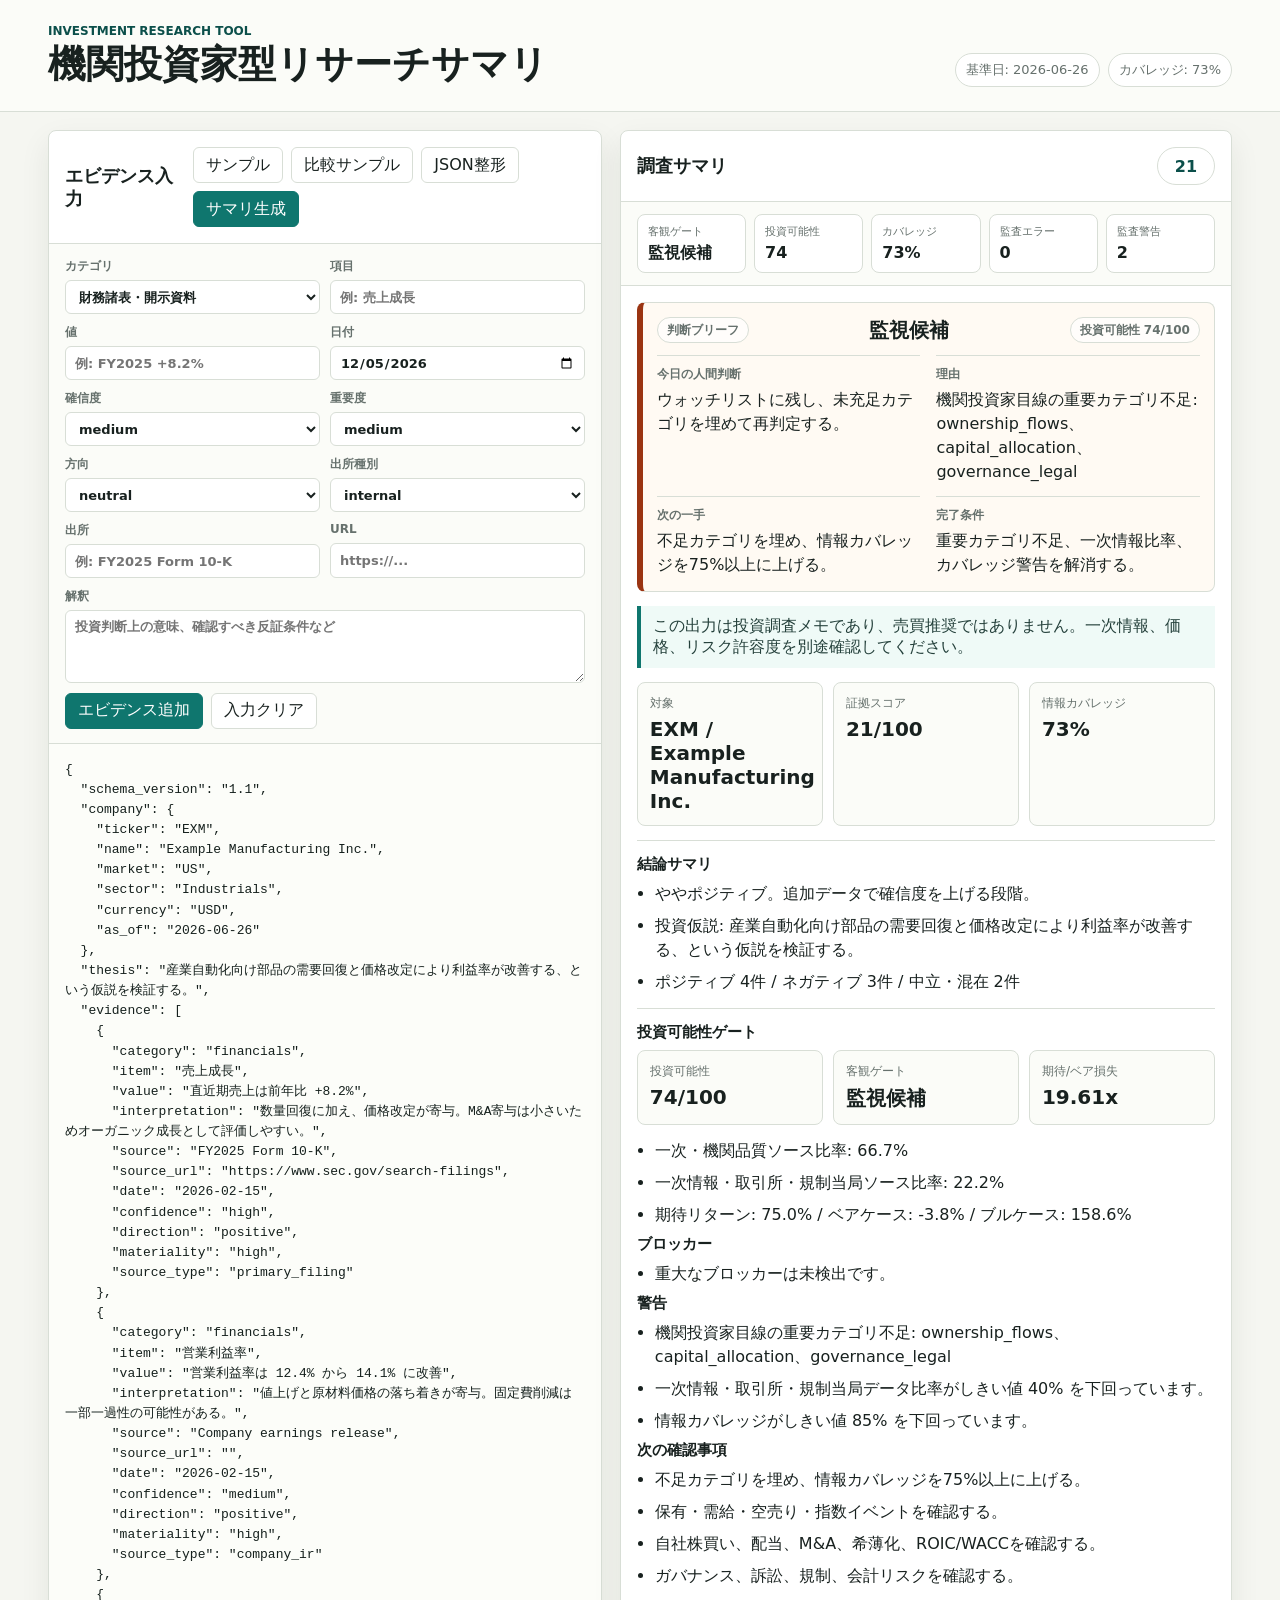
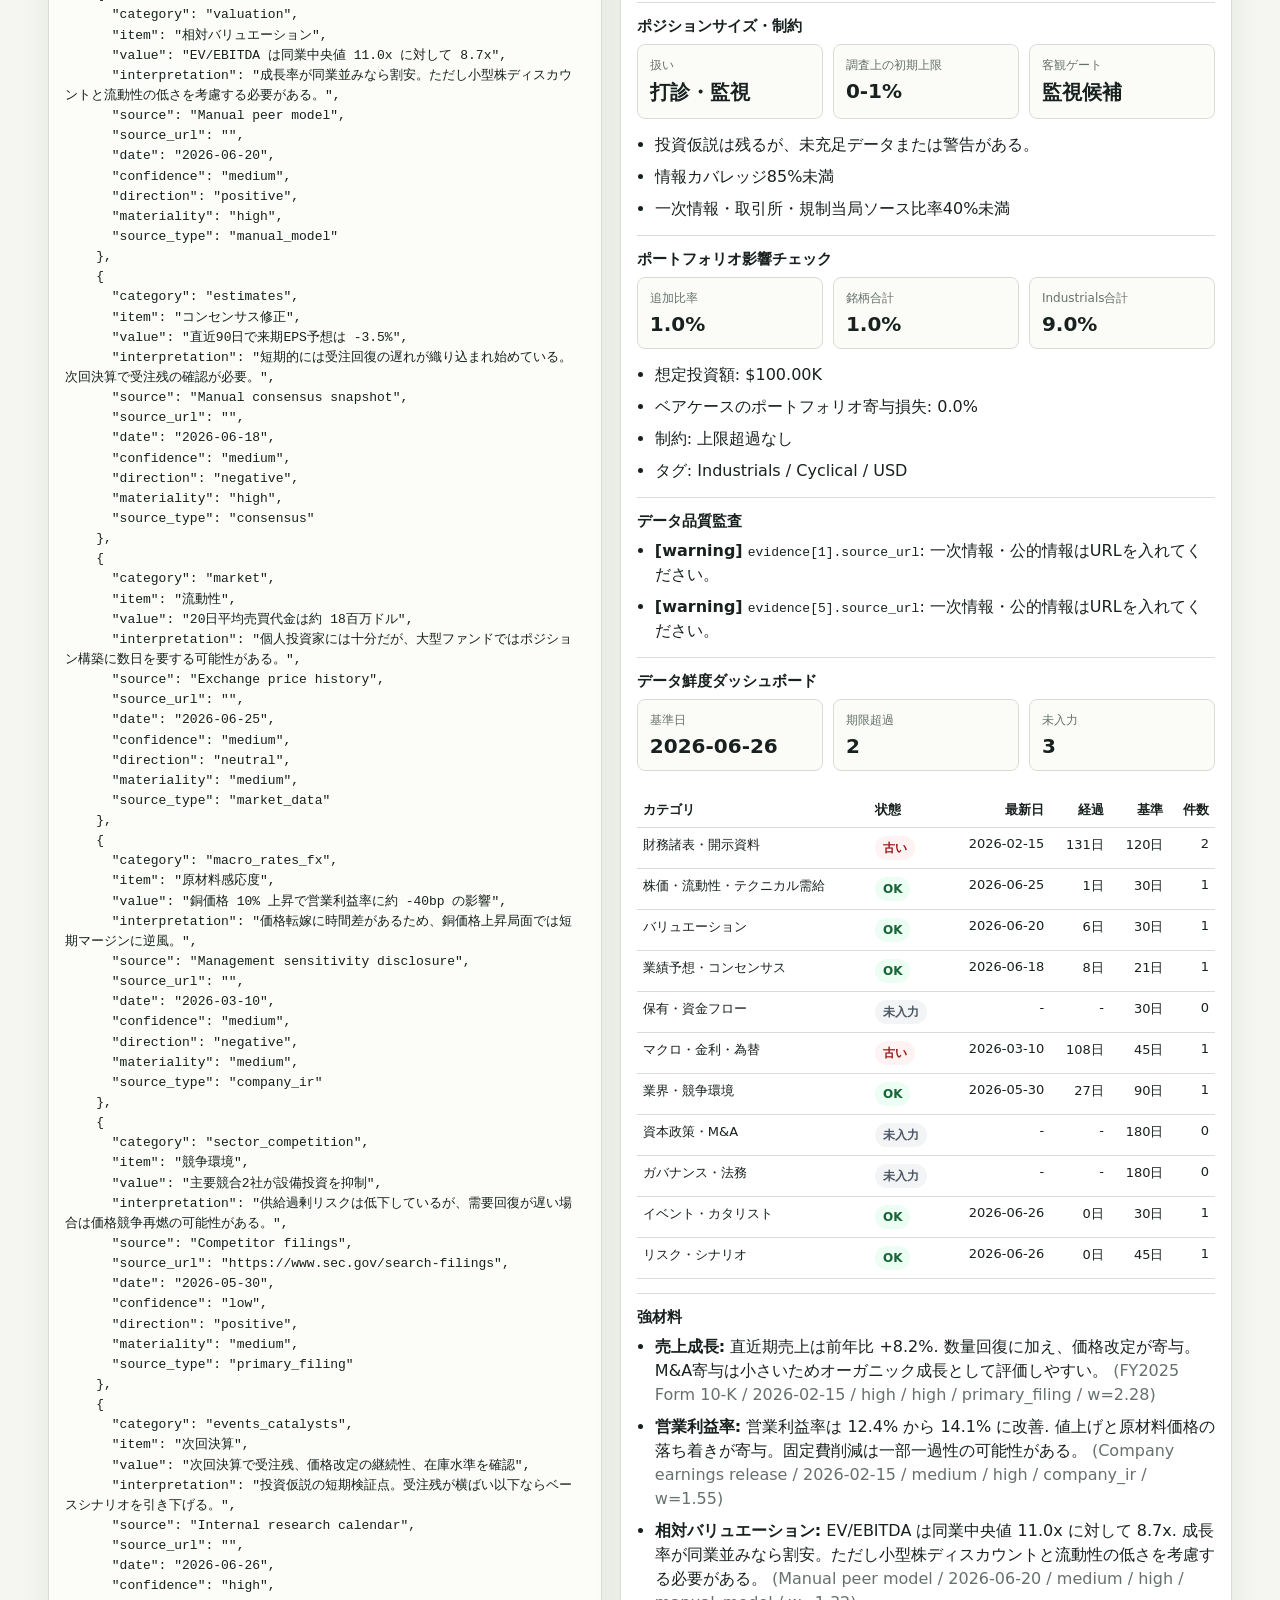
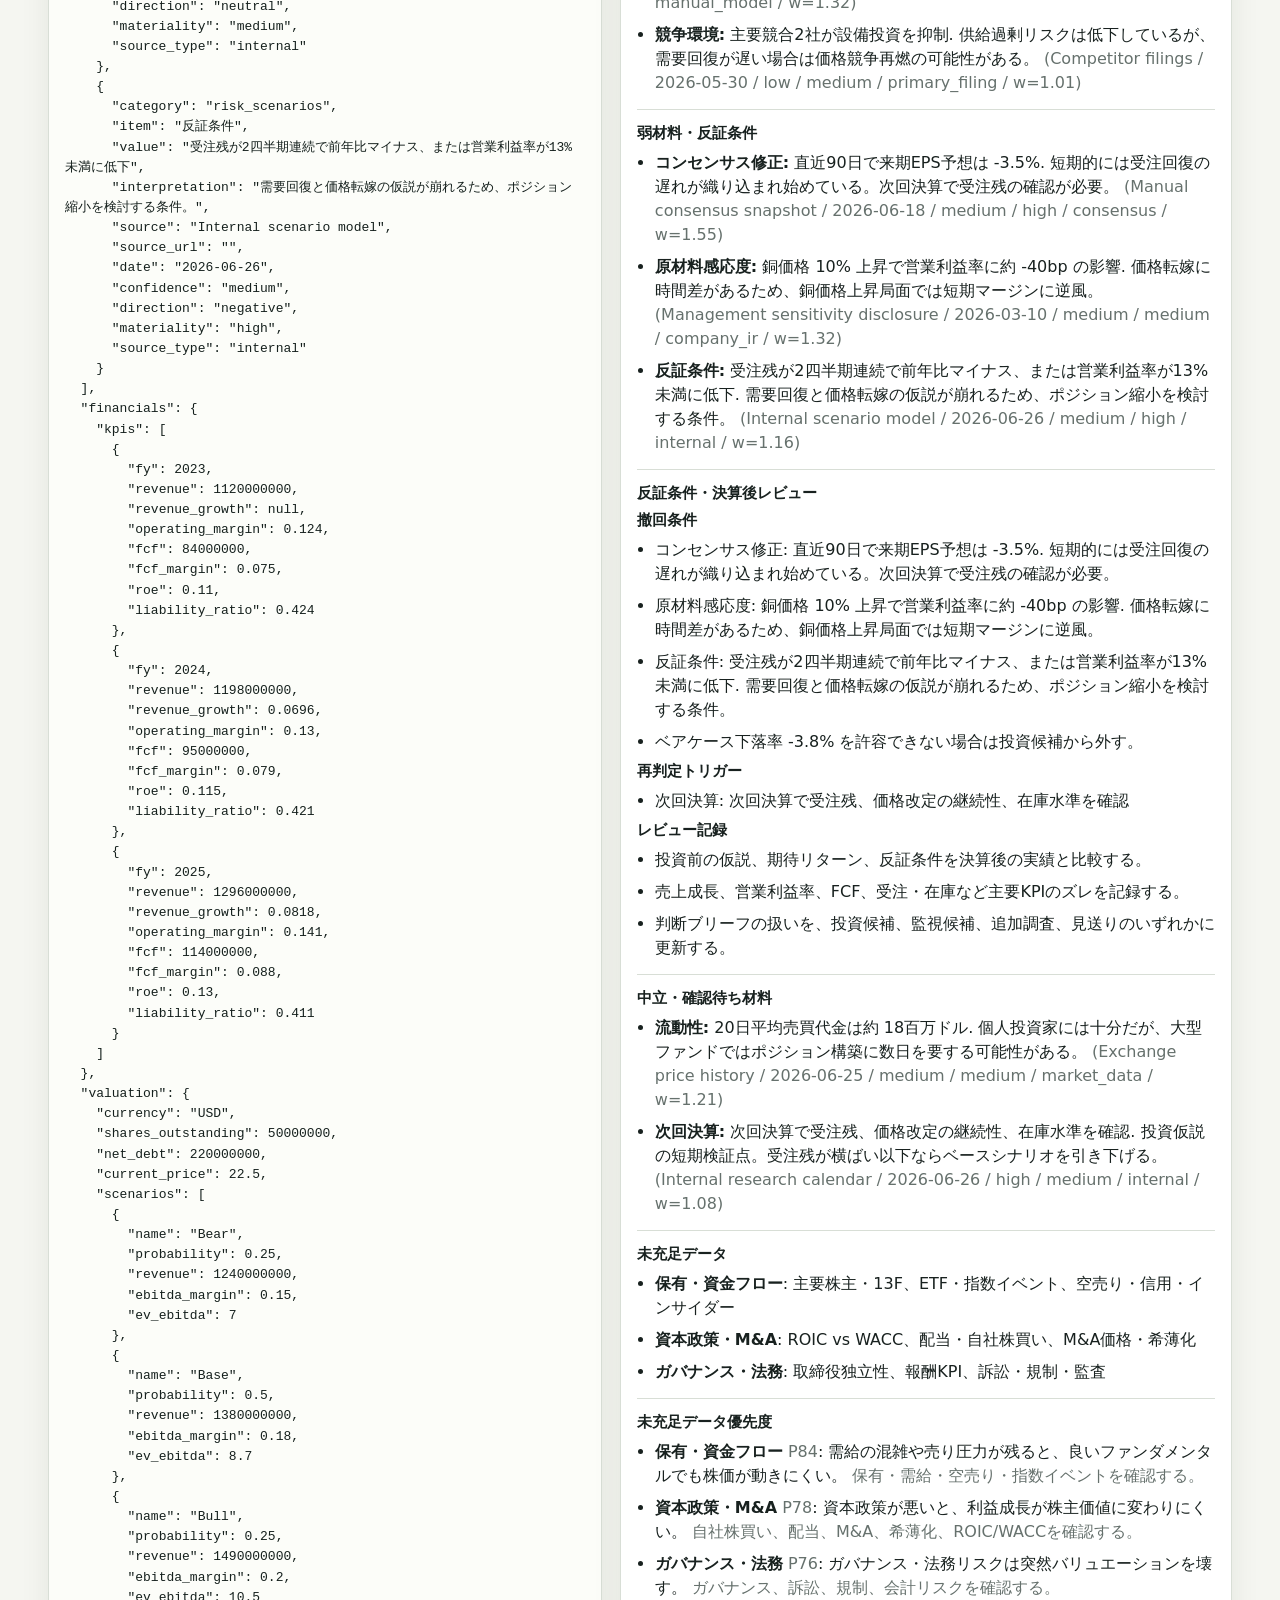
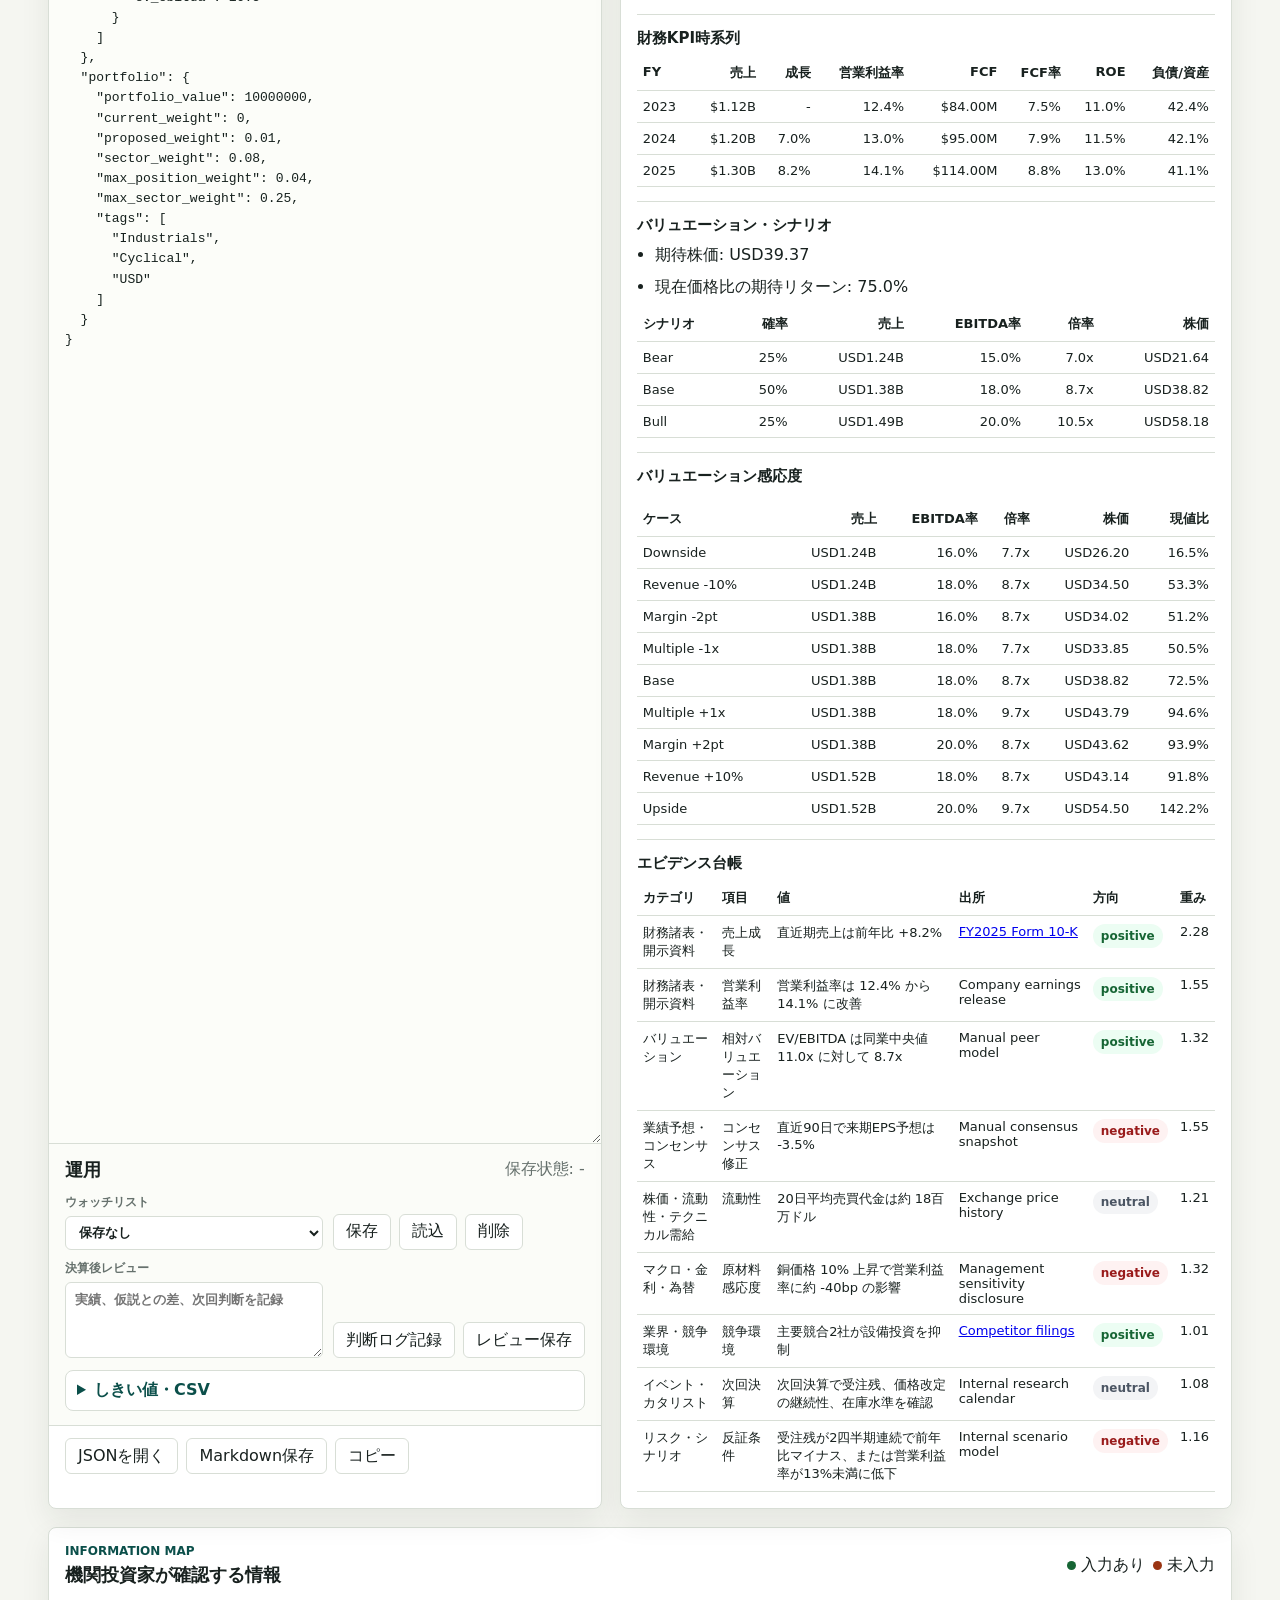
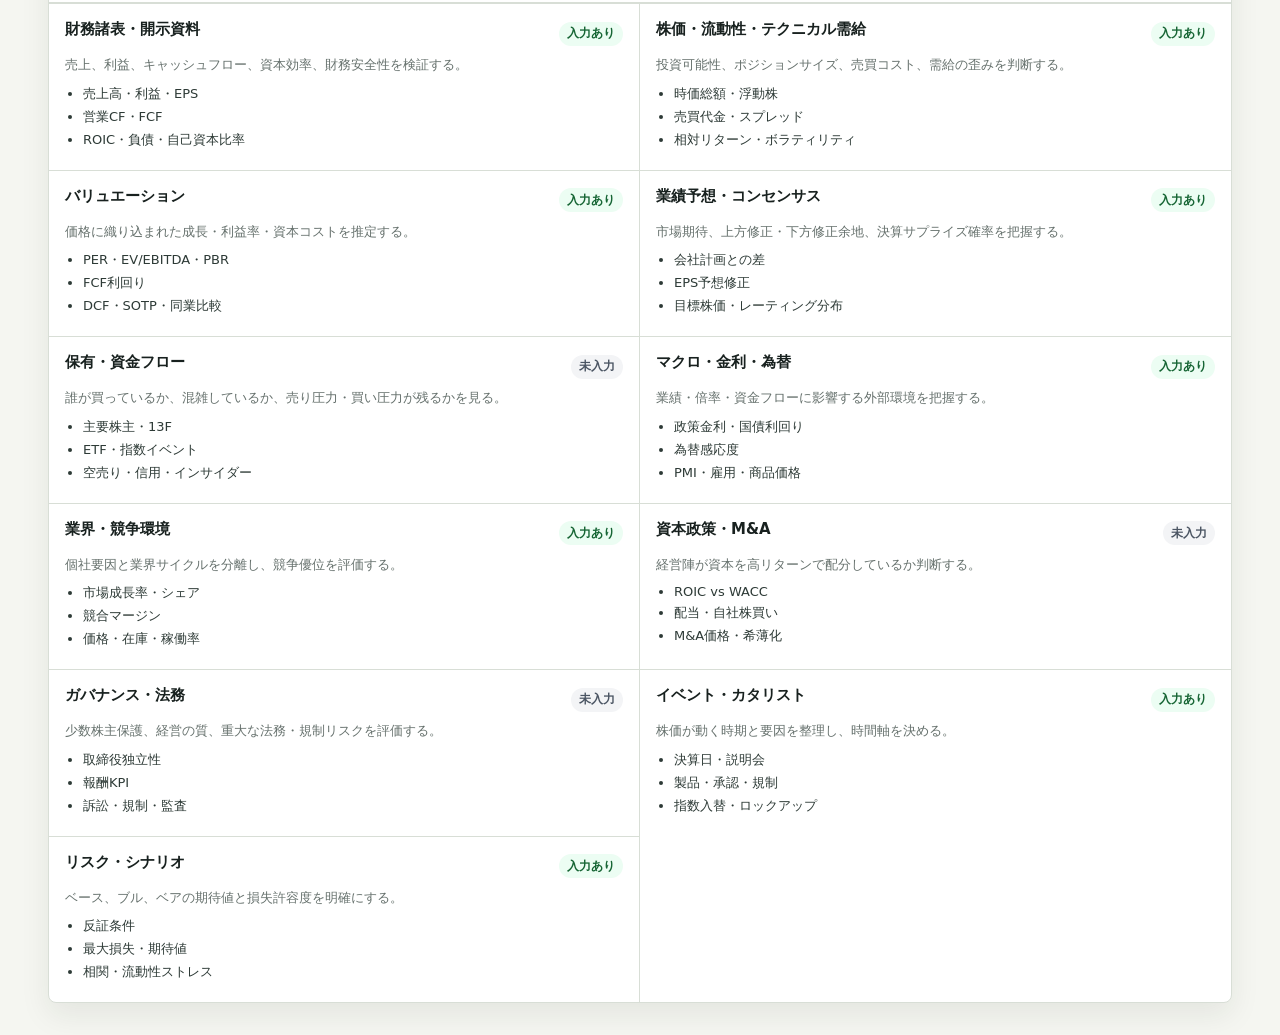
<file: index.html>
<!doctype html>
<html lang="ja">
  <head>
    <meta charset="utf-8" />
    <meta name="viewport" content="width=device-width, initial-scale=1" />
    <meta http-equiv="refresh" content="0; url=./dashboard/" />
    <title>Investment Research Summarizer</title>
  </head>
  <body>
    <p><a href="./dashboard/">Investment Research Summarizer を開く</a></p>
    <script>
      window.location.replace("./dashboard/");
    </script>
  </body>
</html>
</file>
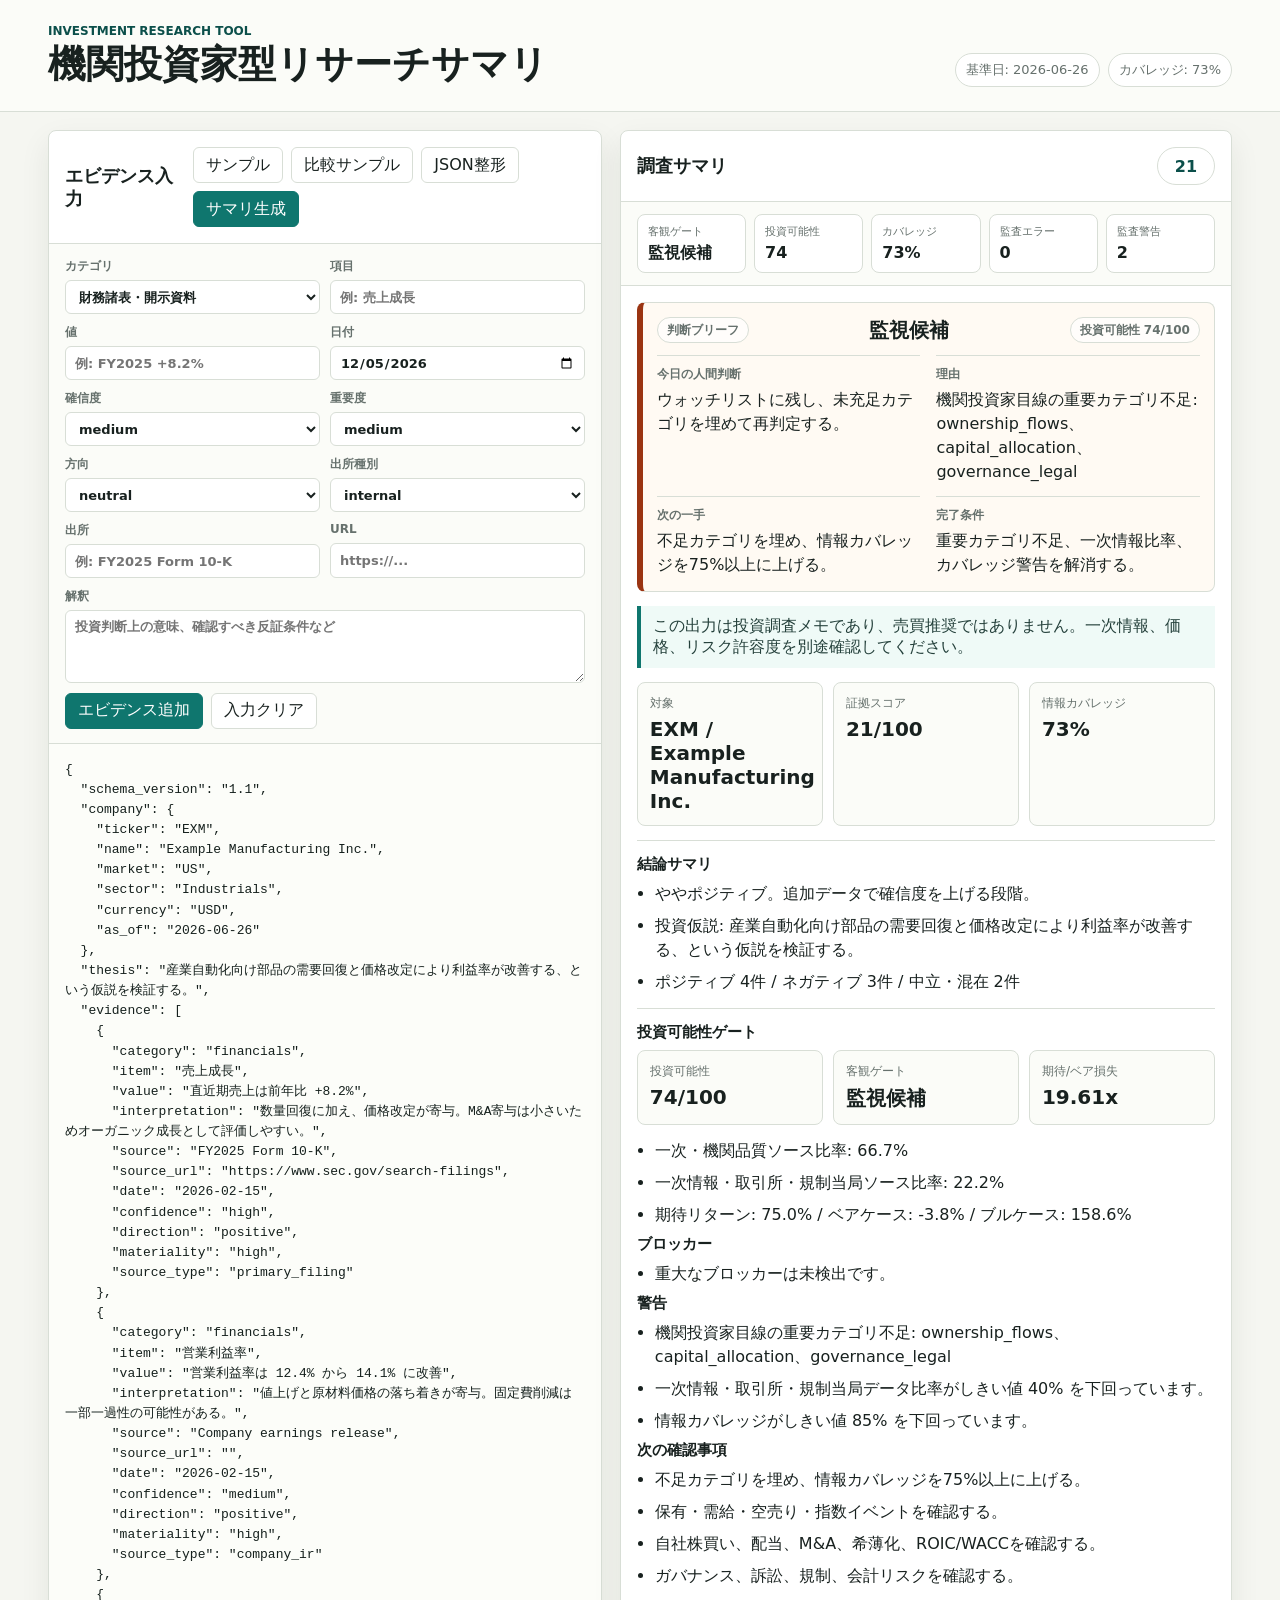
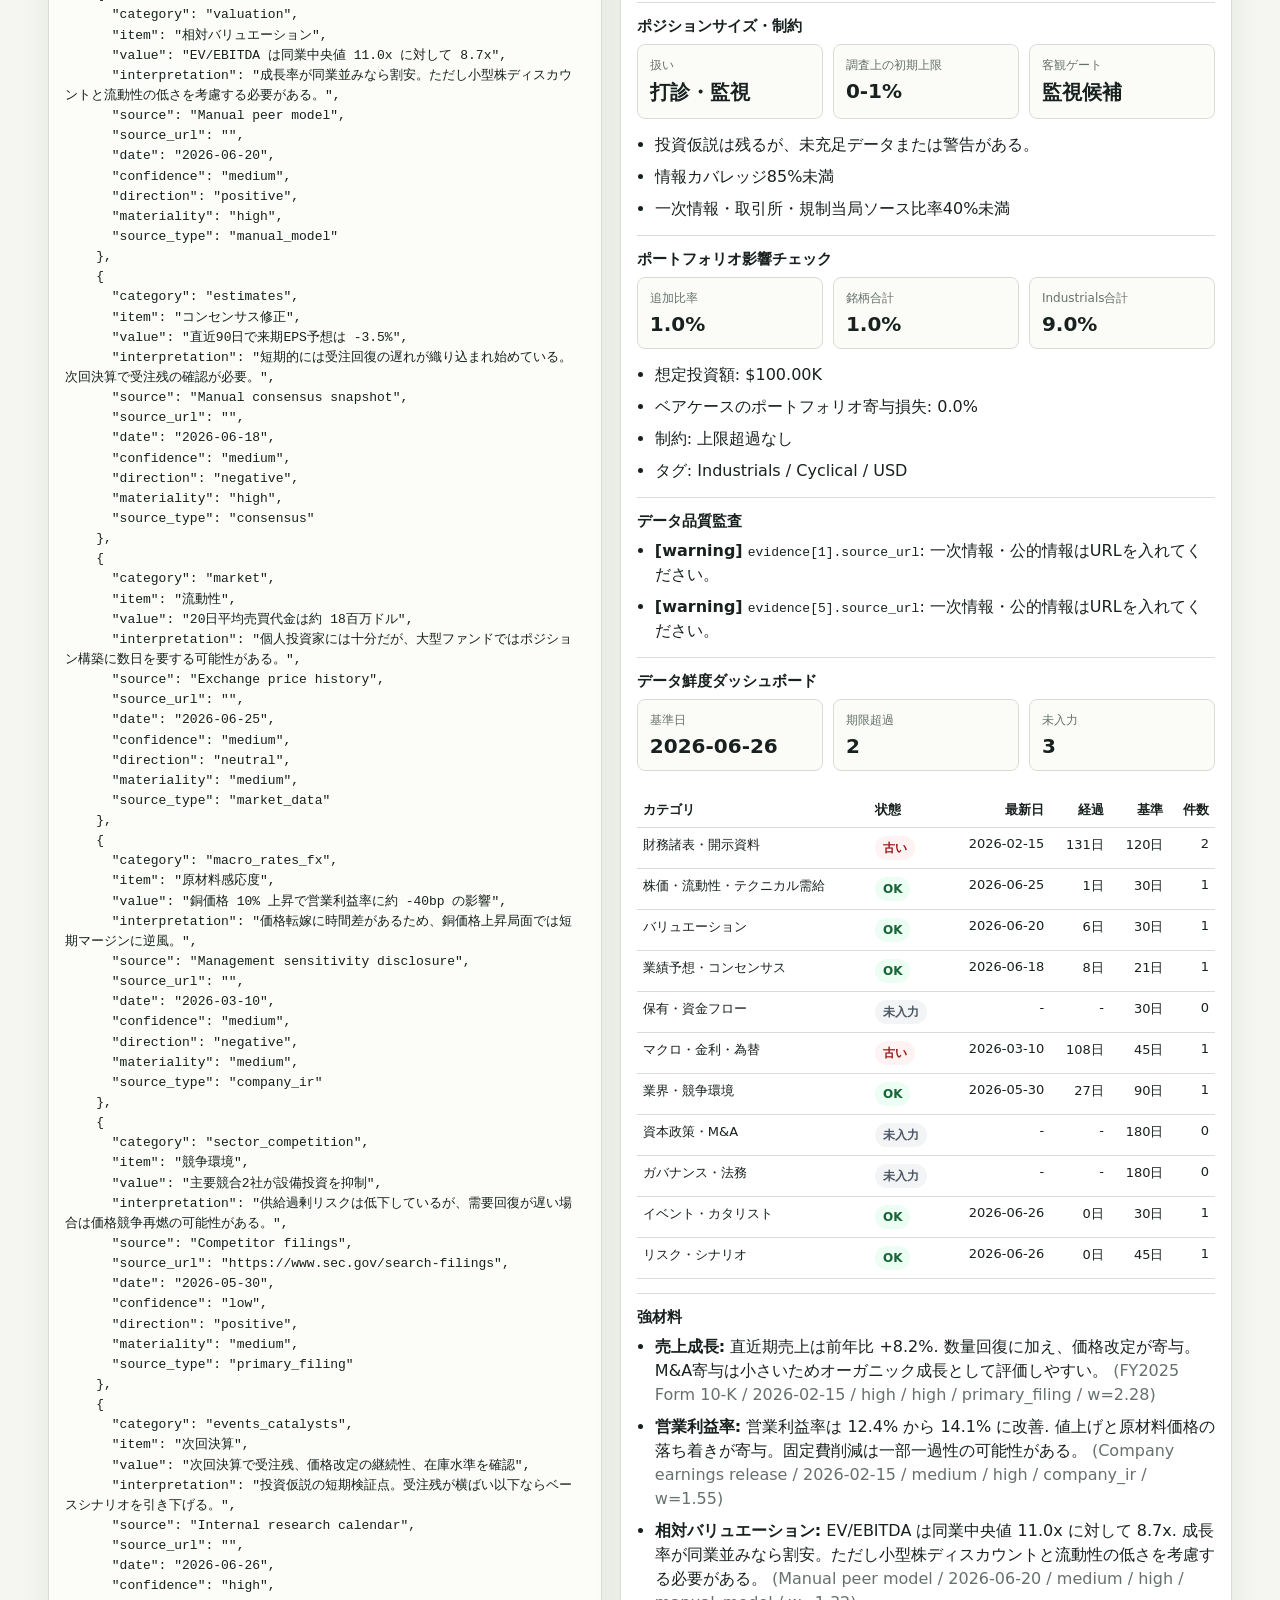
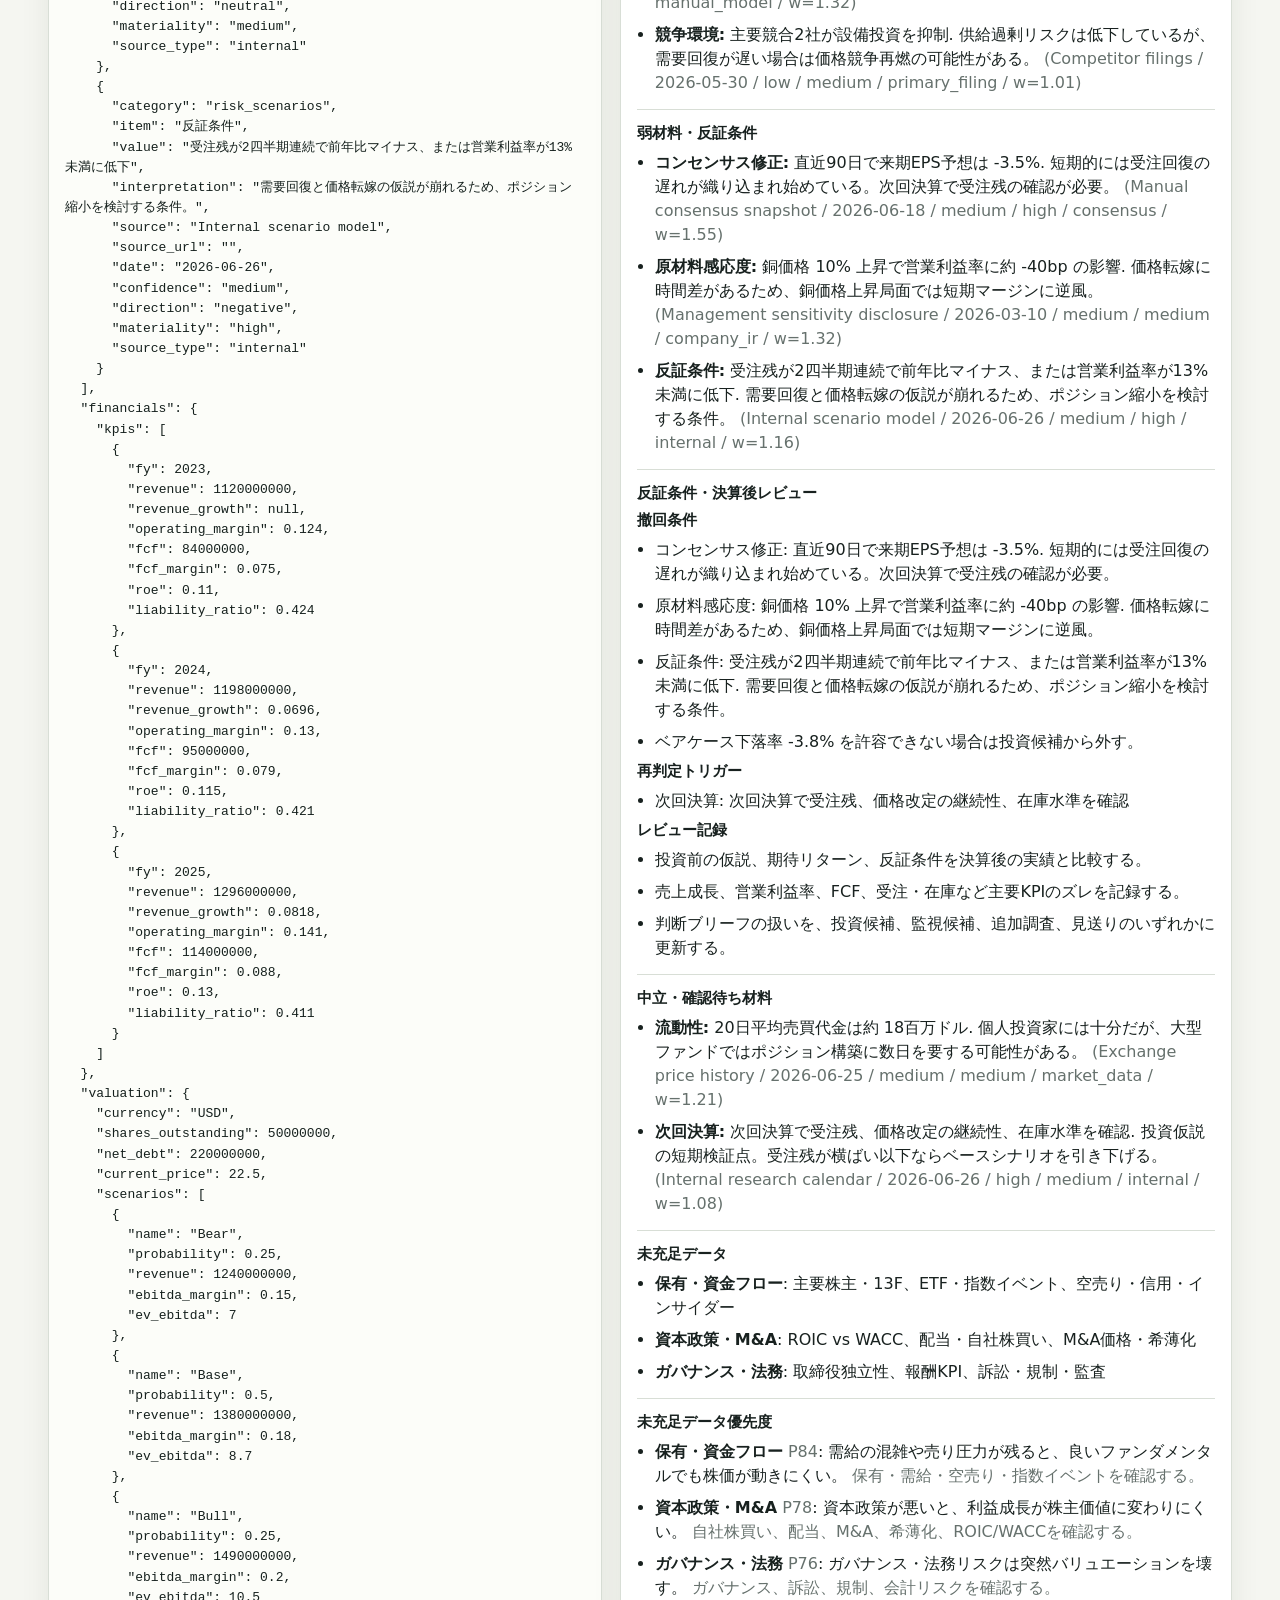
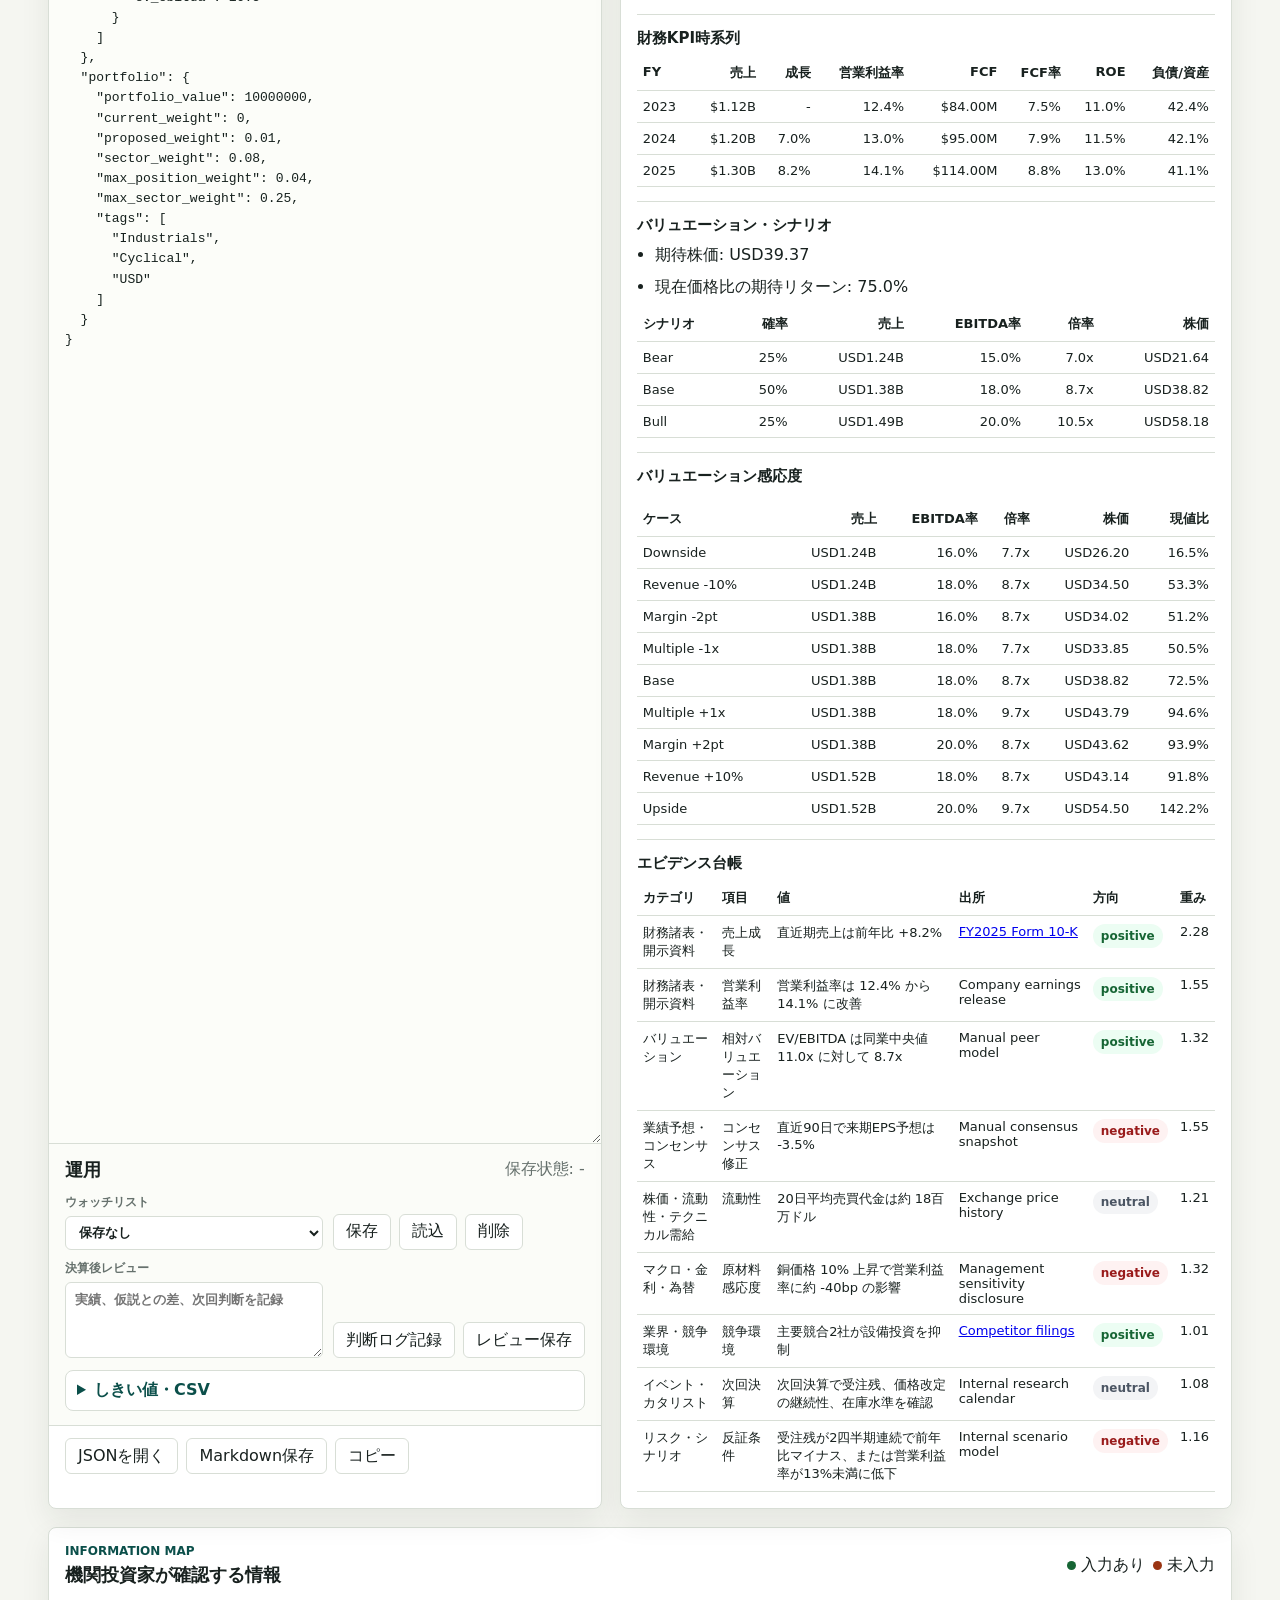
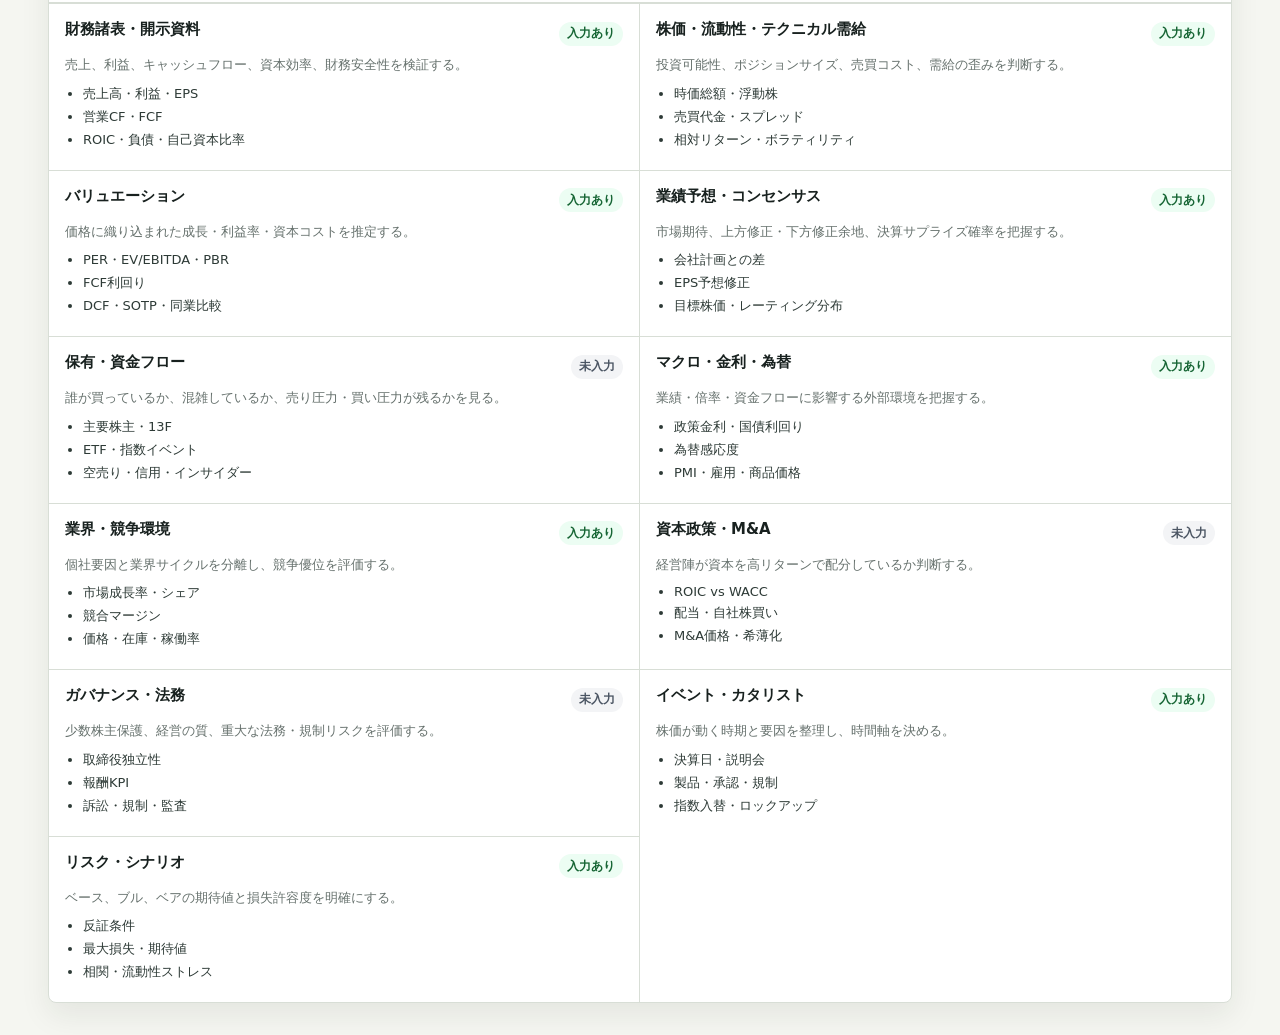
<file: dashboard/index.html>
<!doctype html>
<html lang="ja">
  <head>
    <meta charset="utf-8" />
    <meta name="viewport" content="width=device-width, initial-scale=1" />
    <title>Institutional Research Summarizer</title>
    <link rel="stylesheet" href="./styles.css" />
  </head>
  <body>
    <header class="app-header">
      <div>
        <p class="eyebrow">Investment Research Tool</p>
        <h1>機関投資家型リサーチサマリ</h1>
      </div>
      <div class="header-meta">
        <span id="asOfLabel">基準日: -</span>
        <span id="coverageLabel">カバレッジ: -</span>
      </div>
    </header>

    <main class="layout">
      <section class="panel input-panel" aria-labelledby="input-title">
        <div class="panel-title">
          <h2 id="input-title">エビデンス入力</h2>
          <div class="actions">
            <button type="button" id="loadSampleButton">サンプル</button>
            <button type="button" id="loadComparisonButton">比較サンプル</button>
            <button type="button" id="formatButton">JSON整形</button>
            <button type="button" id="summarizeButton" class="primary">サマリ生成</button>
          </div>
        </div>
        <form id="evidenceForm" class="evidence-form">
          <div class="form-grid">
            <label>
              カテゴリ
              <select id="fieldCategory"></select>
            </label>
            <label>
              項目
              <input id="fieldItem" type="text" placeholder="例: 売上成長" />
            </label>
            <label>
              値
              <input id="fieldValue" type="text" placeholder="例: FY2025 +8.2%" />
            </label>
            <label>
              日付
              <input id="fieldDate" type="date" />
            </label>
            <label>
              確信度
              <select id="fieldConfidence">
                <option value="high">high</option>
                <option value="medium" selected>medium</option>
                <option value="low">low</option>
              </select>
            </label>
            <label>
              重要度
              <select id="fieldMateriality">
                <option value="high">high</option>
                <option value="medium" selected>medium</option>
                <option value="low">low</option>
              </select>
            </label>
            <label>
              方向
              <select id="fieldDirection">
                <option value="positive">positive</option>
                <option value="neutral" selected>neutral</option>
                <option value="negative">negative</option>
                <option value="mixed">mixed</option>
                <option value="unknown">unknown</option>
              </select>
            </label>
            <label>
              出所種別
              <select id="fieldSourceType">
                <option value="primary_filing">primary_filing</option>
                <option value="exchange">exchange</option>
                <option value="regulator">regulator</option>
                <option value="company_ir">company_ir</option>
                <option value="market_data">market_data</option>
                <option value="consensus">consensus</option>
                <option value="sell_side">sell_side</option>
                <option value="manual_model">manual_model</option>
                <option value="internal" selected>internal</option>
                <option value="unknown">unknown</option>
              </select>
            </label>
            <label>
              出所
              <input id="fieldSource" type="text" placeholder="例: FY2025 Form 10-K" />
            </label>
            <label>
              URL
              <input id="fieldSourceUrl" type="url" placeholder="https://..." />
            </label>
          </div>
          <label class="wide-field">
            解釈
            <textarea id="fieldInterpretation" rows="3" placeholder="投資判断上の意味、確認すべき反証条件など"></textarea>
          </label>
          <div class="form-actions">
            <button type="submit" class="primary">エビデンス追加</button>
            <button type="button" id="clearFormButton">入力クリア</button>
          </div>
        </form>
        <textarea id="jsonInput" spellcheck="false" aria-label="会社別エビデンスJSON"></textarea>
        <section class="workflow-panel" aria-labelledby="workflow-title">
          <div class="workflow-header">
            <h2 id="workflow-title">運用</h2>
            <span id="storageStatus" class="muted">保存状態: -</span>
          </div>
          <div class="workflow-grid">
            <label>
              ウォッチリスト
              <select id="watchlistSelect"></select>
            </label>
            <div class="button-row">
              <button type="button" id="saveWatchButton">保存</button>
              <button type="button" id="loadWatchButton">読込</button>
              <button type="button" id="deleteWatchButton">削除</button>
            </div>
            <label>
              決算後レビュー
              <textarea id="reviewNote" rows="3" placeholder="実績、仮説との差、次回判断を記録"></textarea>
            </label>
            <div class="button-row">
              <button type="button" id="logDecisionButton">判断ログ記録</button>
              <button type="button" id="saveReviewButton">レビュー保存</button>
            </div>
          </div>
          <details class="settings-box">
            <summary>しきい値・CSV</summary>
            <div class="settings-grid">
              <label>
                カバレッジ下限(%)
                <input id="settingCoverage" type="number" min="0" max="100" step="1" />
              </label>
              <label>
                一次情報比率下限(%)
                <input id="settingPrimaryRatio" type="number" min="0" max="100" step="1" />
              </label>
              <label>
                期待リターン下限(%)
                <input id="settingExpectedReturn" type="number" min="-100" max="300" step="1" />
              </label>
              <label>
                ベア損失下限(%)
                <input id="settingBearLoss" type="number" min="-100" max="0" step="1" />
              </label>
              <label>
                R/R下限(x)
                <input id="settingRiskReward" type="number" min="0" max="10" step="0.1" />
              </label>
              <label>
                1銘柄上限(%)
                <input id="settingMaxPosition" type="number" min="0" max="100" step="0.5" />
              </label>
              <label>
                セクター上限(%)
                <input id="settingMaxSector" type="number" min="0" max="100" step="1" />
              </label>
            </div>
            <div class="button-row">
              <button type="button" id="saveSettingsButton">しきい値保存</button>
              <button type="button" id="resetSettingsButton">初期値</button>
              <label class="file-control">
                <input type="file" id="csvInput" accept=".csv,text/csv" />
                CSV一括取込
              </label>
            </div>
          </details>
        </section>
        <div class="file-row">
          <label class="file-control">
            <input type="file" id="fileInput" accept="application/json,.json" />
            JSONを開く
          </label>
          <button type="button" id="downloadButton">Markdown保存</button>
          <button type="button" id="copyButton">コピー</button>
        </div>
        <p id="errorBox" class="error" role="alert"></p>
      </section>

      <section class="panel summary-panel" aria-labelledby="summary-title">
        <div class="panel-title">
          <h2 id="summary-title">調査サマリ</h2>
          <div class="score" id="scoreBox">0</div>
        </div>
        <div id="auditStrip" class="audit-strip"></div>
        <div id="summaryOutput" class="summary-output"></div>
      </section>
    </main>

    <section class="catalog-section" aria-labelledby="catalog-title">
      <div class="catalog-header">
        <div>
          <p class="eyebrow">Information Map</p>
          <h2 id="catalog-title">機関投資家が確認する情報</h2>
        </div>
        <div class="legend">
          <span><i class="dot covered"></i>入力あり</span>
          <span><i class="dot missing"></i>未入力</span>
        </div>
      </div>
      <div id="catalogGrid" class="catalog-grid"></div>
    </section>

    <script src="./app.js"></script>
  </body>
</html>
</file>
<file: dashboard/styles.css>
:root {
  --bg: #f5f6f1;
  --surface: #ffffff;
  --ink: #18211f;
  --muted: #66716d;
  --line: #d8ded6;
  --accent: #0f766e;
  --accent-dark: #0b4f4a;
  --warn: #9a3412;
  --good: #166534;
  --bad: #991b1b;
  --shadow: 0 12px 30px rgba(24, 33, 31, 0.08);
  font-family:
    "Yu Gothic UI",
    "Meiryo",
    system-ui,
    -apple-system,
    BlinkMacSystemFont,
    "Segoe UI",
    sans-serif;
}

* {
  box-sizing: border-box;
}

body {
  margin: 0;
  min-height: 100vh;
  background: var(--bg);
  color: var(--ink);
}

button,
textarea,
input,
select {
  font: inherit;
}

button,
.file-control {
  border: 1px solid var(--line);
  background: #fff;
  color: var(--ink);
  min-height: 36px;
  padding: 0 12px;
  border-radius: 6px;
  display: inline-flex;
  align-items: center;
  justify-content: center;
  gap: 6px;
  cursor: pointer;
  white-space: nowrap;
}

button:hover,
.file-control:hover {
  border-color: var(--accent);
}

button.primary {
  background: var(--accent);
  border-color: var(--accent);
  color: #fff;
}

button.primary:hover {
  background: var(--accent-dark);
}

.app-header {
  min-height: 112px;
  padding: 24px clamp(16px, 4vw, 48px);
  display: flex;
  align-items: flex-end;
  justify-content: space-between;
  gap: 18px;
  border-bottom: 1px solid var(--line);
  background: #fbfcf8;
}

.eyebrow {
  margin: 0 0 5px;
  color: var(--accent-dark);
  font-size: 12px;
  font-weight: 700;
  letter-spacing: 0;
  text-transform: uppercase;
}

h1,
h2,
h3,
p {
  overflow-wrap: anywhere;
}

h1 {
  margin: 0;
  font-size: clamp(24px, 4vw, 38px);
  line-height: 1.15;
  letter-spacing: 0;
}

h2 {
  margin: 0;
  font-size: 18px;
  line-height: 1.3;
  letter-spacing: 0;
}

h3 {
  margin: 0 0 8px;
  font-size: 15px;
  letter-spacing: 0;
}

.header-meta {
  display: flex;
  gap: 8px;
  flex-wrap: wrap;
  justify-content: flex-end;
  color: var(--muted);
  font-size: 13px;
}

.header-meta span,
.score {
  border: 1px solid var(--line);
  border-radius: 999px;
  padding: 7px 10px;
  background: #fff;
}

.layout {
  display: grid;
  grid-template-columns: minmax(320px, 0.95fr) minmax(340px, 1.05fr);
  gap: 18px;
  padding: 18px clamp(16px, 4vw, 48px);
  align-items: stretch;
}

.panel {
  background: var(--surface);
  border: 1px solid var(--line);
  border-radius: 8px;
  box-shadow: var(--shadow);
  min-width: 0;
}

.input-panel,
.summary-panel {
  min-height: 620px;
  display: flex;
  flex-direction: column;
}

.panel-title,
.catalog-header {
  display: flex;
  align-items: center;
  justify-content: space-between;
  gap: 16px;
  padding: 16px;
  border-bottom: 1px solid var(--line);
}

.actions,
.file-row,
.legend,
.form-actions {
  display: flex;
  align-items: center;
  gap: 8px;
  flex-wrap: wrap;
}

.evidence-form {
  border-bottom: 1px solid var(--line);
  padding: 14px 16px;
  background: #fbfcf8;
}

.form-grid {
  display: grid;
  grid-template-columns: repeat(2, minmax(0, 1fr));
  gap: 10px;
}

.evidence-form label {
  display: grid;
  gap: 5px;
  color: var(--muted);
  font-size: 12px;
  font-weight: 700;
}

.evidence-form input,
.evidence-form select,
.evidence-form textarea {
  width: 100%;
  min-height: 34px;
  border: 1px solid var(--line);
  border-radius: 6px;
  padding: 7px 9px;
  color: var(--ink);
  background: #fff;
  font-size: 13px;
  outline: none;
}

.evidence-form textarea {
  min-height: 72px;
  resize: vertical;
  font-family: inherit;
  line-height: 1.45;
}

.evidence-form input:focus,
.evidence-form select:focus,
.evidence-form textarea:focus {
  border-color: var(--accent);
  box-shadow: 0 0 0 2px rgba(15, 118, 110, 0.12);
}

.wide-field {
  margin-top: 10px;
}

.form-actions {
  margin-top: 10px;
}

.workflow-panel {
  border-bottom: 1px solid var(--line);
  padding: 14px 16px;
  background: #fbfcf8;
}

.workflow-header {
  display: flex;
  align-items: center;
  justify-content: space-between;
  gap: 12px;
  margin-bottom: 12px;
}

.workflow-grid {
  display: grid;
  grid-template-columns: minmax(0, 1fr) auto;
  gap: 10px;
  align-items: end;
}

.workflow-grid label,
.settings-grid label {
  display: grid;
  gap: 5px;
  color: var(--muted);
  font-size: 12px;
  font-weight: 700;
}

.workflow-grid select,
.workflow-grid textarea,
.settings-grid input {
  width: 100%;
  min-height: 34px;
  border: 1px solid var(--line);
  border-radius: 6px;
  padding: 7px 9px;
  color: var(--ink);
  background: #fff;
  font-size: 13px;
  outline: none;
}

.workflow-grid textarea {
  min-height: 74px;
  border: 1px solid var(--line);
  font-family: inherit;
  resize: vertical;
}

.button-row {
  display: flex;
  align-items: center;
  gap: 8px;
  flex-wrap: wrap;
}

.settings-box {
  margin-top: 12px;
  border: 1px solid var(--line);
  border-radius: 8px;
  background: #fff;
}

.settings-box summary {
  min-height: 38px;
  padding: 9px 11px;
  cursor: pointer;
  color: var(--accent-dark);
  font-weight: 800;
}

.settings-grid {
  display: grid;
  grid-template-columns: repeat(3, minmax(0, 1fr));
  gap: 10px;
  padding: 0 11px 11px;
}

.settings-box .button-row {
  padding: 0 11px 11px;
}

textarea {
  width: 100%;
  flex: 1;
  min-height: 330px;
  resize: vertical;
  border: 0;
  border-bottom: 1px solid var(--line);
  padding: 16px;
  color: #15201d;
  background: #fcfdf9;
  font-family:
    "Cascadia Mono",
    "Consolas",
    monospace;
  font-size: 13px;
  line-height: 1.55;
  outline: none;
}

textarea:focus {
  box-shadow: inset 0 0 0 2px rgba(15, 118, 110, 0.2);
}

.file-row {
  padding: 12px 16px;
}

.file-control input {
  display: none;
}

.error {
  min-height: 22px;
  margin: 0;
  padding: 0 16px 14px;
  color: var(--bad);
  font-size: 13px;
}

.score {
  min-width: 58px;
  height: 38px;
  display: inline-flex;
  align-items: center;
  justify-content: center;
  font-weight: 800;
  color: var(--accent-dark);
}

.summary-output {
  padding: 16px;
  overflow-y: auto;
  overflow-x: hidden;
  flex: 1;
}

.audit-strip {
  display: grid;
  grid-template-columns: repeat(5, minmax(0, 1fr));
  gap: 8px;
  padding: 12px 16px;
  border-bottom: 1px solid var(--line);
  background: #fbfcf8;
}

.audit-chip {
  border: 1px solid var(--line);
  border-radius: 8px;
  padding: 9px 10px;
  background: #fff;
  min-width: 0;
}

.audit-chip span {
  display: block;
  color: var(--muted);
  font-size: 11px;
  margin-bottom: 4px;
}

.audit-chip strong {
  font-size: 16px;
  line-height: 1.25;
  overflow-wrap: anywhere;
}

.decision-brief {
  border: 1px solid var(--line);
  border-left: 6px solid var(--muted);
  border-radius: 8px;
  padding: 14px;
  margin: 0 0 14px;
  background: #fff;
}

.decision-brief.positive {
  border-left-color: var(--good);
  background: #f7fff9;
}

.decision-brief.warn {
  border-left-color: var(--warn);
  background: #fffaf3;
}

.decision-brief.negative {
  border-left-color: var(--bad);
  background: #fff7f7;
}

.decision-head {
  display: flex;
  align-items: center;
  justify-content: space-between;
  gap: 10px;
  flex-wrap: wrap;
}

.decision-head strong {
  font-size: 20px;
  line-height: 1.25;
}

.decision-label,
.decision-score {
  display: inline-flex;
  align-items: center;
  min-height: 26px;
  border: 1px solid var(--line);
  border-radius: 999px;
  padding: 3px 9px;
  background: rgba(255, 255, 255, 0.72);
  color: var(--muted);
  font-size: 12px;
  font-weight: 700;
}

.brief-grid {
  display: grid;
  grid-template-columns: repeat(2, minmax(0, 1fr));
  gap: 12px 16px;
  margin-top: 12px;
}

.brief-grid div {
  min-width: 0;
  border-top: 1px solid var(--line);
  padding-top: 10px;
}

.brief-grid span {
  display: block;
  margin-bottom: 5px;
  color: var(--muted);
  font-size: 12px;
  font-weight: 800;
}

.brief-grid p {
  margin: 0;
  line-height: 1.5;
}

.summary-output .notice {
  border-left: 4px solid var(--accent);
  background: #effaf7;
  padding: 10px 12px;
  margin: 0 0 14px;
  color: #24403b;
}

.metrics {
  display: grid;
  grid-template-columns: repeat(3, minmax(0, 1fr));
  gap: 10px;
  margin-bottom: 14px;
}

.metric {
  border: 1px solid var(--line);
  border-radius: 8px;
  padding: 12px;
  background: #fbfcf8;
  min-width: 0;
}

.metric span {
  display: block;
  color: var(--muted);
  font-size: 12px;
  margin-bottom: 5px;
}

.metric strong {
  font-size: 20px;
}

.muted {
  color: var(--muted);
}

.summary-block {
  border-top: 1px solid var(--line);
  padding: 14px 0 0;
  margin-top: 14px;
}

.summary-list {
  margin: 8px 0 0;
  padding-left: 18px;
}

.summary-list li {
  margin: 8px 0;
  line-height: 1.5;
}

.evidence-table {
  width: 100%;
  border-collapse: collapse;
  margin-top: 8px;
  font-size: 13px;
}

.table-scroll {
  width: 100%;
  max-width: 100%;
  overflow-x: auto;
  overscroll-behavior-x: contain;
}

.comparison-table {
  width: 100%;
  min-width: 920px;
  border-collapse: collapse;
  margin-top: 8px;
  font-size: 12px;
}

.comparison-table th,
.comparison-table td {
  border-bottom: 1px solid var(--line);
  padding: 8px 6px;
  text-align: left;
  vertical-align: top;
}

.comparison-table th:nth-child(1),
.comparison-table td:nth-child(1),
.comparison-table th:nth-child(4),
.comparison-table td:nth-child(4),
.comparison-table th:nth-child(5),
.comparison-table td:nth-child(5),
.comparison-table th:nth-child(6),
.comparison-table td:nth-child(6),
.comparison-table th:nth-child(7),
.comparison-table td:nth-child(7),
.comparison-table th:nth-child(8),
.comparison-table td:nth-child(8),
.comparison-table th:nth-child(9),
.comparison-table td:nth-child(9) {
  text-align: right;
  white-space: nowrap;
}

.evidence-table .weight-cell {
  white-space: nowrap;
}

.kpi-table {
  width: 100%;
  border-collapse: collapse;
  margin-top: 8px;
  font-size: 13px;
}

.kpi-table th,
.kpi-table td {
  border-bottom: 1px solid var(--line);
  padding: 8px 6px;
  text-align: right;
  vertical-align: top;
}

.kpi-table th:first-child,
.kpi-table td:first-child {
  text-align: left;
}

.freshness-table th:nth-child(2),
.freshness-table td:nth-child(2),
.sensitivity-table th:first-child,
.sensitivity-table td:first-child {
  text-align: left;
}

.evidence-table th,
.evidence-table td {
  border-bottom: 1px solid var(--line);
  padding: 8px 6px;
  text-align: left;
  vertical-align: top;
}

.tag {
  display: inline-flex;
  align-items: center;
  min-height: 24px;
  border-radius: 999px;
  padding: 3px 8px;
  font-size: 12px;
  font-weight: 700;
}

.tag.positive {
  color: var(--good);
  background: #ecfdf3;
}

.tag.negative {
  color: var(--bad);
  background: #fef2f2;
}

.tag.neutral,
.tag.mixed,
.tag.unknown {
  color: #4b5563;
  background: #f3f4f6;
}

.catalog-section {
  margin: 0 clamp(16px, 4vw, 48px) 32px;
  background: var(--surface);
  border: 1px solid var(--line);
  border-radius: 8px;
  box-shadow: var(--shadow);
}

.catalog-grid {
  display: grid;
  grid-template-columns: repeat(2, minmax(0, 1fr));
  gap: 0;
}

.catalog-item {
  border-top: 1px solid var(--line);
  padding: 16px;
  min-width: 0;
}

.catalog-item:nth-child(odd) {
  border-right: 1px solid var(--line);
}

.catalog-title-line {
  display: flex;
  align-items: center;
  justify-content: space-between;
  gap: 12px;
  margin-bottom: 8px;
}

.catalog-item p {
  margin: 0;
  color: var(--muted);
  line-height: 1.5;
  font-size: 13px;
}

.catalog-item ul {
  margin: 10px 0 0;
  padding-left: 18px;
  color: #2d3a36;
  font-size: 13px;
}

.catalog-item li {
  margin: 5px 0;
}

.dot {
  width: 9px;
  height: 9px;
  display: inline-block;
  border-radius: 999px;
  margin-right: 5px;
}

.dot.covered {
  background: var(--good);
}

.dot.missing {
  background: var(--warn);
}

@media (max-width: 980px) {
  .app-header {
    align-items: flex-start;
    flex-direction: column;
  }

  .header-meta {
    justify-content: flex-start;
  }

  .layout {
    grid-template-columns: 1fr;
  }

  .input-panel,
  .summary-panel {
    min-height: auto;
  }

  textarea {
    min-height: 420px;
  }
}

@media (max-width: 720px) {
  .panel-title,
  .catalog-header {
    align-items: flex-start;
    flex-direction: column;
  }

  .metrics,
  .brief-grid,
  .catalog-grid,
  .audit-strip,
  .form-grid,
  .workflow-grid,
  .settings-grid {
    grid-template-columns: 1fr;
  }

  .catalog-item:nth-child(odd) {
    border-right: 0;
  }

  .actions button,
  .file-row button,
  .file-control {
    flex: 1 1 auto;
  }
}
</file>
